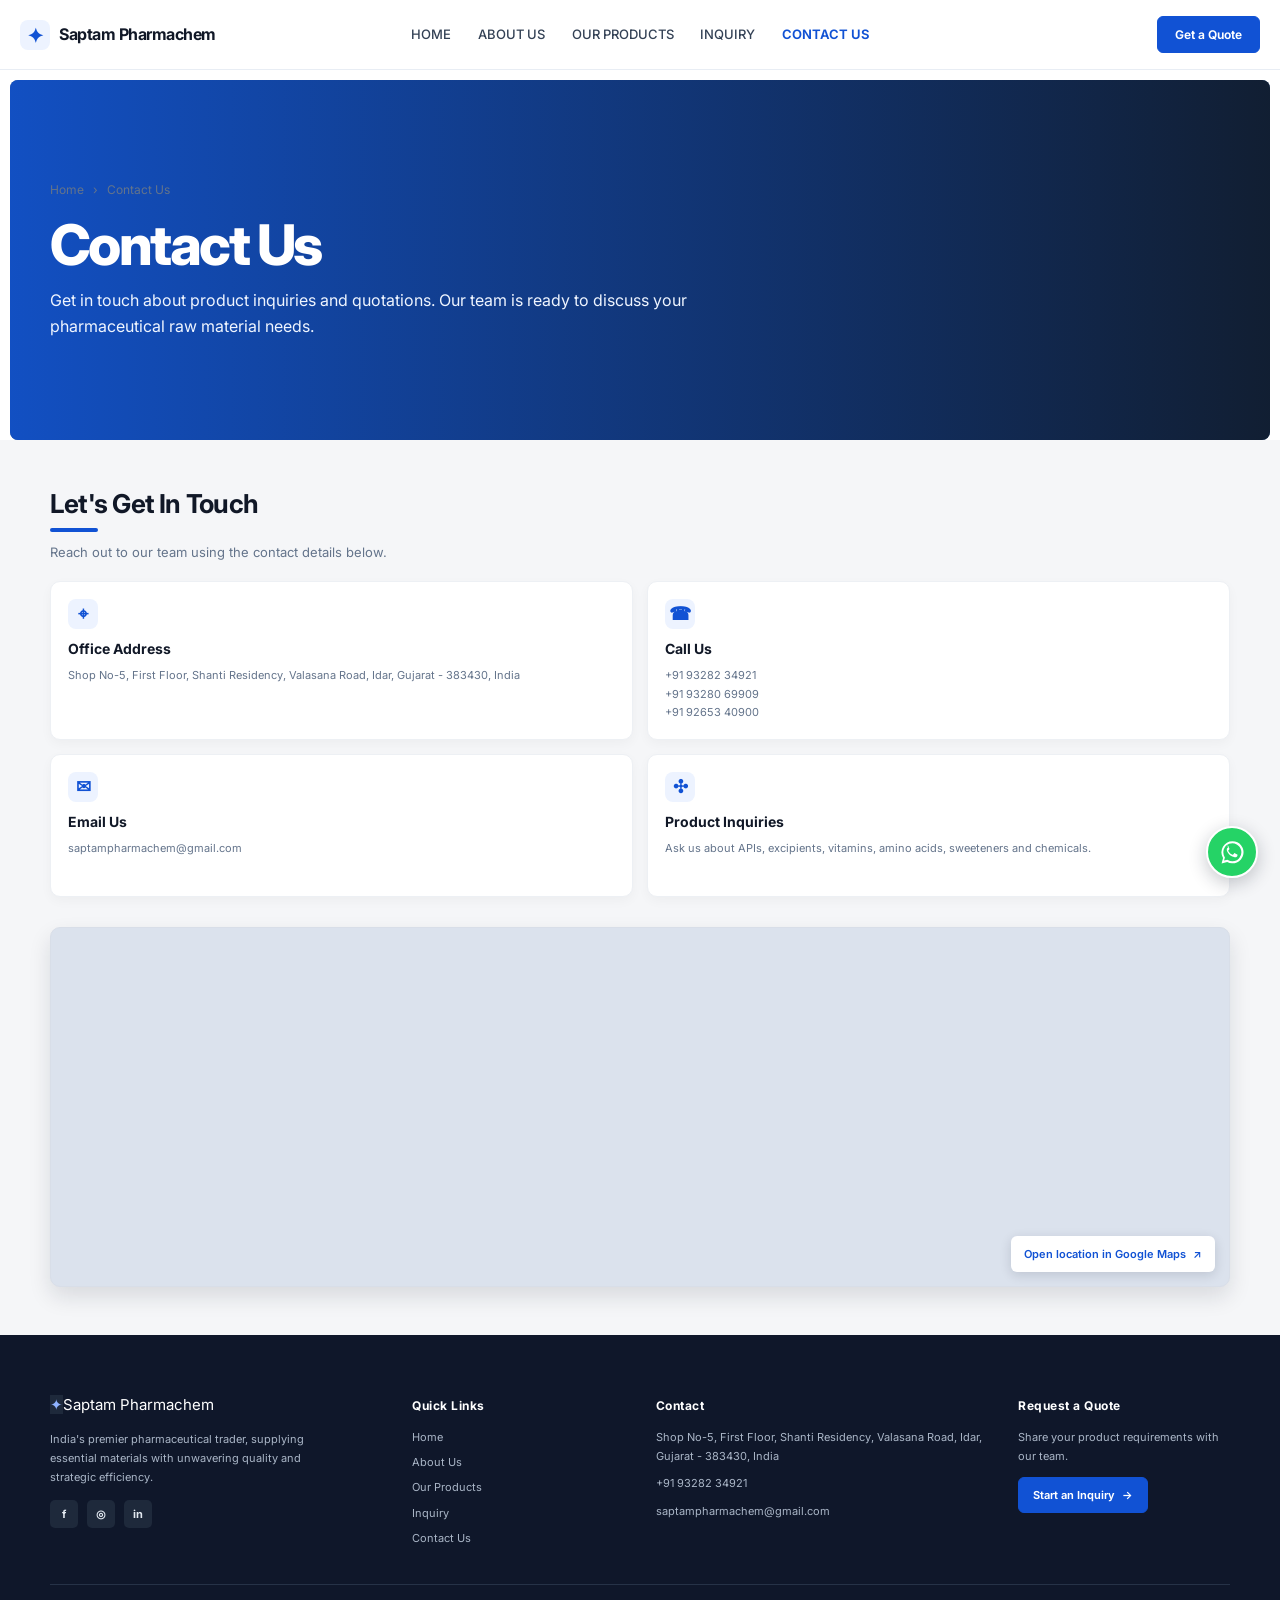
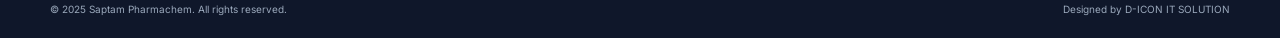
<file: contact.html>
<!doctype html>
<html lang="en">
<head>
  <meta charset="utf-8">
  <meta name="viewport" content="width=device-width, initial-scale=1">
  <meta name="description" content="Contact Saptam Pharmachem in Idar, Gujarat for pharmaceutical raw material inquiries and quotations.">
  <meta property="og:title" content="Contact Saptam Pharmachem">
  <meta property="og:description" content="Get in touch about pharmaceutical raw materials, products and quotations.">
  <title>Contact Us | Saptam Pharmachem</title>
  <link rel="preconnect" href="https://fonts.googleapis.com">
  <link rel="preconnect" href="https://fonts.gstatic.com" crossorigin>
  <link href="https://fonts.googleapis.com/css2?family=Inter:wght@400;500;600;700;800&display=swap" rel="stylesheet">
  <link rel="stylesheet" href="assets/css/pages/contact-inquiry.css">
  <link rel="stylesheet" href="assets/css/page-hero.css?v=1">
  <link rel="stylesheet" href="assets/css/header.css?v=2">
  <link rel="stylesheet" href="assets/css/whatsapp.css?v=1">
  <script src="assets/js/main.js" defer></script>
</head>
<body>
  <header class="site-header" id="top"><div class="nav-wrap">
    <a class="brand" href="index.html" aria-label="Saptam Pharmachem home"><span class="brand-mark" aria-hidden="true">✦</span><span>Saptam Pharmachem</span></a>
    <button class="menu-toggle" type="button" aria-expanded="false" aria-controls="primary-nav" aria-label="Open navigation"><span></span><span></span><span></span></button>
    <nav class="primary-nav" id="primary-nav" aria-label="Main navigation">
      <a href="index.html">HOME</a><a href="about.html">ABOUT US</a><a href="products.html">OUR PRODUCTS</a><a href="inquiry.html">INQUIRY</a><a class="active" href="contact.html" aria-current="page">CONTACT US</a>
    </nav>
    <a class="button button-small nav-quote" href="inquiry.html">Get a Quote</a>
  </div></header>

  <main>
    <section class="contact-hero">
      <div class="contact-hero-shade"></div>
      <div class="container contact-hero-content">
        <nav class="breadcrumb breadcrumb-light" aria-label="Breadcrumb"><a href="index.html">Home</a><span aria-hidden="true">›</span><span aria-current="page">Contact Us</span></nav>
        <h1>Contact Us</h1>
        <p>Get in touch about product inquiries and quotations. Our team is ready to discuss your pharmaceutical raw material needs.</p>
      </div>
    </section>

    <section class="contact-details-section">
      <div class="container contact-details-grid">
        <div class="contact-info">
          <div class="contact-section-title"><h2>Let's Get In Touch</h2><span></span><p>Reach out to our team using the contact details below.</p></div>
          <div class="contact-card-grid">
            <article class="contact-card"><span class="contact-card-icon" aria-hidden="true">⌖</span><h3>Office Address</h3><address>Shop No-5, First Floor, Shanti Residency, Valasana Road, Idar, Gujarat - 383430, India</address></article>
            <article class="contact-card"><span class="contact-card-icon" aria-hidden="true">☎</span><h3>Call Us</h3><p><a href="tel:+919328234921">+91 93282 34921</a><br><a href="tel:+919328069909">+91 93280 69909</a><br><a href="tel:+919265340900">+91 92653 40900</a></p></article>
            <article class="contact-card"><span class="contact-card-icon" aria-hidden="true">✉</span><h3>Email Us</h3><p><a href="mailto:saptampharmachem@gmail.com">saptampharmachem@gmail.com</a></p></article>
            <article class="contact-card"><span class="contact-card-icon" aria-hidden="true">✣</span><h3>Product Inquiries</h3><p>Ask us about APIs, excipients, vitamins, amino acids, sweeteners and chemicals.</p></article>
          </div>
        </div>
        <div class="map-card">
          <iframe title="Map showing Idar, Gujarat" src="https://maps.google.com/maps?q=Idar%2C%20Gujarat%2C%20India&output=embed" loading="lazy" referrerpolicy="no-referrer-when-downgrade" allowfullscreen></iframe>
          <a class="map-link" href="https://www.google.com/maps/search/?api=1&query=Shop+No-5%2C+Shanti+Residency%2C+Valasana+Road%2C+Idar%2C+Gujarat+383430" target="_blank" rel="noopener">Open location in Google Maps <span aria-hidden="true">↗</span></a>
        </div>
      </div>
    </section>

  </main>

  <footer class="contact-footer"><div class="container footer-grid">
    <div class="footer-about"><a class="brand footer-brand" href="index.html"><span class="brand-mark" aria-hidden="true">✦</span><span>Saptam Pharmachem</span></a><p>India's premier pharmaceutical trader, supplying essential materials with unwavering quality and strategic efficiency.</p><div class="social-links"><a href="#" aria-label="Facebook">f</a><a href="#" aria-label="Instagram">◎</a><a href="#" aria-label="LinkedIn">in</a></div></div>
    <div><h2>Quick Links</h2><ul class="footer-links"><li><a href="index.html">Home</a></li><li><a href="about.html">About Us</a></li><li><a href="products.html">Our Products</a></li><li><a href="inquiry.html">Inquiry</a></li><li><a href="contact.html">Contact Us</a></li></ul></div>
    <div><h2>Contact</h2><ul class="footer-contact"><li>Shop No-5, First Floor, Shanti Residency, Valasana Road, Idar, Gujarat - 383430, India</li><li><a href="tel:+919328234921">+91 93282 34921</a></li><li><a href="mailto:saptampharmachem@gmail.com">saptampharmachem@gmail.com</a></li></ul></div>
    <div><h2>Request a Quote</h2><p>Share your product requirements with our team.</p><a class="footer-quote" href="inquiry.html">Start an Inquiry <span aria-hidden="true">→</span></a></div>
  </div><div class="container footer-bottom"><span>© 2025 Saptam Pharmachem. All rights reserved.</span><span>Designed by D-ICON IT SOLUTION</span></div></footer>
  <a class="whatsapp-float" href="https://wa.me/919328234921" aria-label="Chat with Saptam Pharmachem on WhatsApp" target="_blank" rel="noopener"><svg viewBox="0 0 24 24" aria-hidden="true"><path d="M12 2a9.8 9.8 0 0 0-8.4 14.8L2.3 21.7l5-1.3A9.8 9.8 0 1 0 12 2Zm0 17.8a8 8 0 0 1-4.1-1.1l-.5-.3-2.9.8.8-2.8-.3-.5A8 8 0 1 1 12 19.8Z"/><path d="M8.5 7.3c-.3 0-.6.1-.8.4-.3.3-.8.8-.8 1.9s.8 2.2.9 2.4c.1.2 1.6 2.6 4 3.6 2 .8 2.4.6 2.9.6.4-.1 1.4-.6 1.6-1.2.2-.6.2-1.1.1-1.2-.1-.1-.3-.2-.6-.3l-1.8-.9c-.2-.1-.4-.1-.6.2l-.8 1c-.2.2-.3.2-.6.1-.3-.1-1.2-.4-2.2-1.3-.8-.7-1.3-1.6-1.5-1.9-.2-.3 0-.4.1-.6l.5-.6c.2-.2.2-.4.3-.5.1-.2 0-.4 0-.6l-.8-1.9c-.2-.5-.4-.5-.7-.5h-.6Z"/></svg></a>
</body>
</html>
</file>
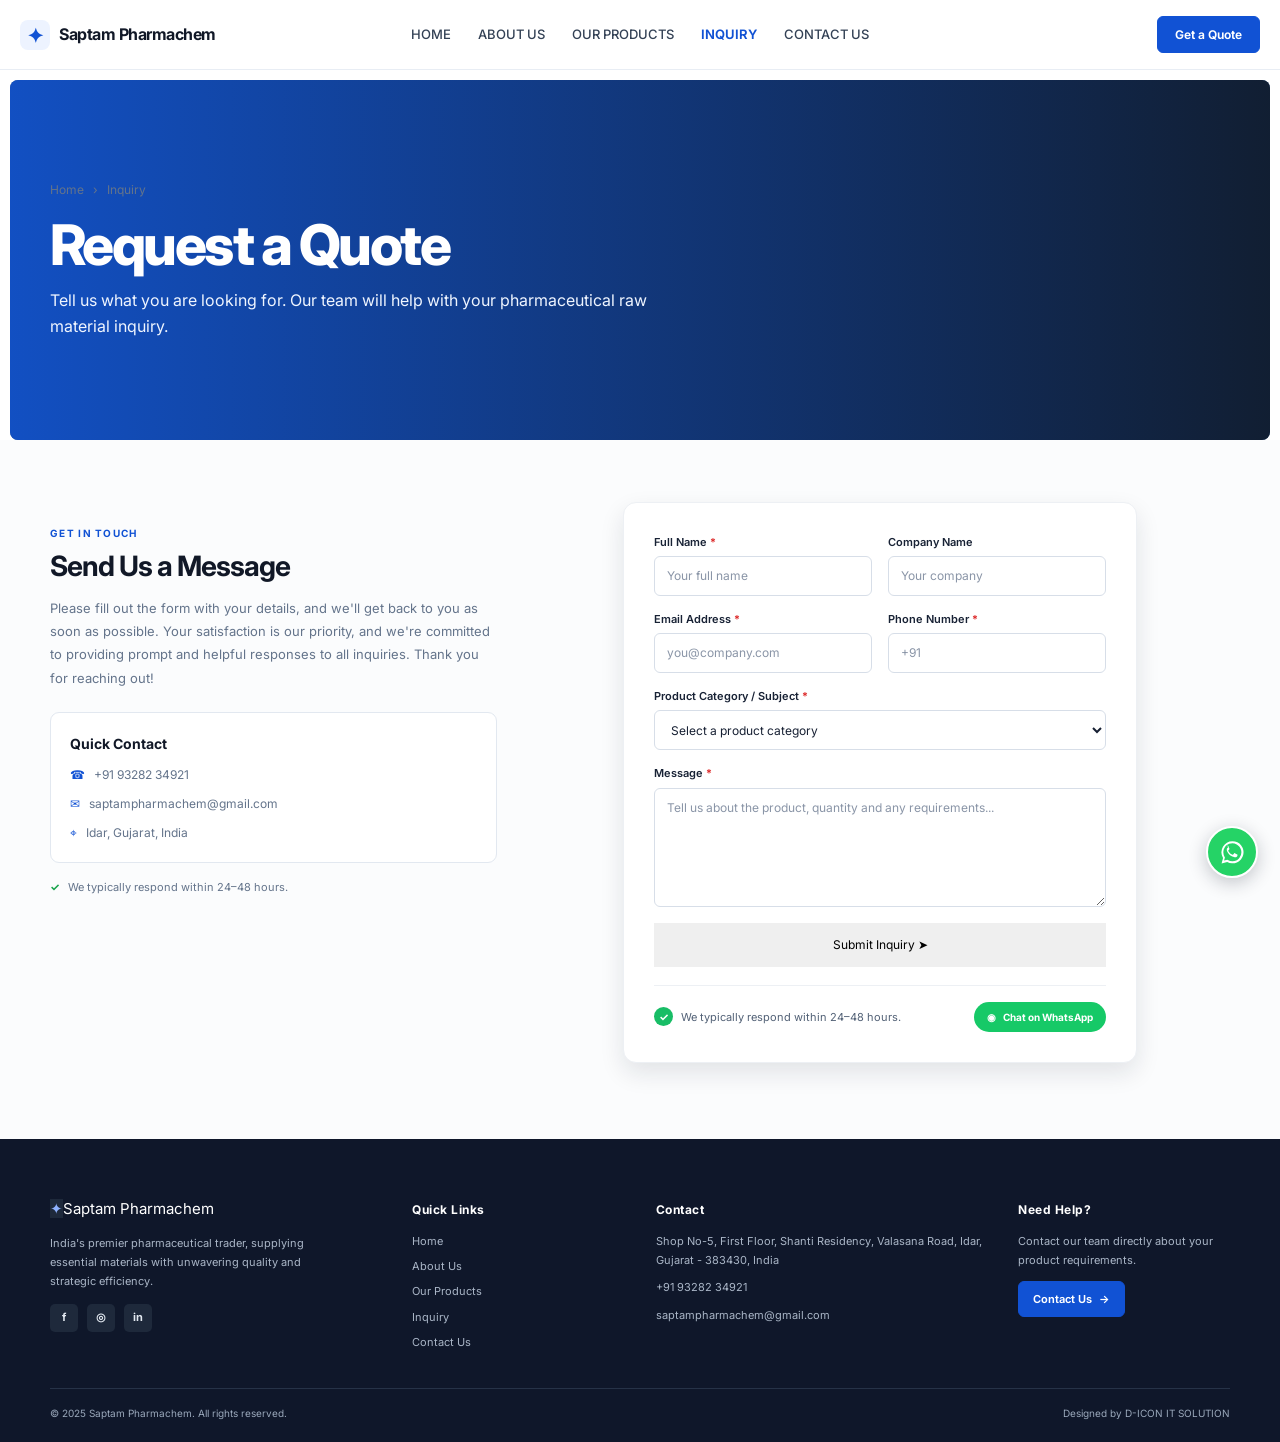
<file: inquiry.html>
<!doctype html>
<html lang="en">
<head>
  <meta charset="utf-8">
  <meta name="viewport" content="width=device-width, initial-scale=1">
  <meta name="description" content="Request a quote from Saptam Pharmachem for pharmaceutical APIs, excipients, vitamins, amino acids and chemicals.">
  <meta property="og:title" content="Request a Quote | Saptam Pharmachem">
  <meta property="og:description" content="Send your pharmaceutical raw material requirements to Saptam Pharmachem.">
  <title>Request a Quote | Saptam Pharmachem</title>
  <link rel="preconnect" href="https://fonts.googleapis.com">
  <link rel="preconnect" href="https://fonts.gstatic.com" crossorigin>
  <link href="https://fonts.googleapis.com/css2?family=Inter:wght@400;500;600;700;800&display=swap" rel="stylesheet">
  <link rel="stylesheet" href="assets/css/pages/contact-inquiry.css">
  <link rel="stylesheet" href="assets/css/page-hero.css?v=1">
  <link rel="stylesheet" href="assets/css/header.css?v=2">
  <link rel="stylesheet" href="assets/css/whatsapp.css?v=1">
  <script src="assets/js/main.js" defer></script>
</head>
<body>
  <header class="site-header" id="top"><div class="nav-wrap">
    <a class="brand" href="index.html" aria-label="Saptam Pharmachem home"><span class="brand-mark" aria-hidden="true">✦</span><span>Saptam Pharmachem</span></a>
    <button class="menu-toggle" type="button" aria-expanded="false" aria-controls="primary-nav" aria-label="Open navigation"><span></span><span></span><span></span></button>
    <nav class="primary-nav" id="primary-nav" aria-label="Main navigation">
      <a href="index.html">HOME</a><a href="about.html">ABOUT US</a><a href="products.html">OUR PRODUCTS</a><a class="active" href="inquiry.html" aria-current="page">INQUIRY</a><a href="contact.html">CONTACT US</a>
    </nav>
    <a class="button button-small nav-quote" href="inquiry.html">Get a Quote</a>
  </div></header>

  <main>
    <section class="contact-hero inquiry-hero">
      <div class="contact-hero-shade"></div>
      <div class="container contact-hero-content">
        <nav class="breadcrumb breadcrumb-light" aria-label="Breadcrumb"><a href="index.html">Home</a><span aria-hidden="true">›</span><span aria-current="page">Inquiry</span></nav>
        <h1>Request a Quote</h1>
        <p>Tell us what you are looking for. Our team will help with your pharmaceutical raw material inquiry.</p>
      </div>
    </section>

    <section class="inquiry-section inquiry-page-section">
      <div class="container inquiry-page-grid">
        <aside class="inquiry-sidebar">
          <span class="eyebrow">Get in touch</span><h2>Send Us a Message</h2>
          <p>Please fill out the form with your details, and we'll get back to you as soon as possible. Your satisfaction is our priority, and we're committed to providing prompt and helpful responses to all inquiries. Thank you for reaching out!</p>
          <div class="quick-contact-card"><h3>Quick Contact</h3><p><span aria-hidden="true">☎</span><a href="tel:+919328234921">+91 93282 34921</a></p><p><span aria-hidden="true">✉</span><a href="mailto:saptampharmachem@gmail.com">saptampharmachem@gmail.com</a></p><p><span aria-hidden="true">⌖</span>Idar, Gujarat, India</p></div>
          <p class="response-note"><span aria-hidden="true">✓</span> We typically respond within 24–48 hours.</p>
        </aside>
        <div class="form-card inquiry-page-form">
          <form class="inquiry-form" data-inquiry-form>
            <div class="form-field"><label for="quote-name">Full Name <span>*</span></label><input id="quote-name" name="name" type="text" autocomplete="name" placeholder="Your full name" required></div>
            <div class="form-field"><label for="quote-company">Company Name</label><input id="quote-company" name="company" type="text" autocomplete="organization" placeholder="Your company"></div>
            <div class="form-field"><label for="quote-email">Email Address <span>*</span></label><input id="quote-email" name="email" type="email" autocomplete="email" placeholder="you@company.com" required></div>
            <div class="form-field"><label for="quote-phone">Phone Number <span>*</span></label><input id="quote-phone" name="phone" type="tel" autocomplete="tel" placeholder="+91" pattern="[+0-9() .-]{8,20}" required></div>
            <div class="form-field form-field-wide"><label for="quote-subject">Product Category / Subject <span>*</span></label><select id="quote-subject" name="subject" required><option value="" selected disabled>Select a product category</option><option>APIs</option><option>Excipients</option><option>Sweeteners</option><option>Beta-Carotene</option><option>Lycopene</option><option>Vitamins</option><option>Amino Acids</option><option>Common Chemicals</option><option>Other inquiry</option></select></div>
            <div class="form-field form-field-wide"><label for="quote-message">Message <span>*</span></label><textarea id="quote-message" name="message" rows="5" placeholder="Tell us about the product, quantity and any requirements..." required></textarea></div>
            <div class="form-field-wide"><button class="button submit-button" type="submit">Submit Inquiry <span aria-hidden="true">➤</span></button><p class="form-status" data-form-status role="status" aria-live="polite"></p></div>
          </form>
          <div class="form-bottom"><p><span class="response-check" aria-hidden="true">✓</span> We typically respond within 24–48 hours.</p><a class="whatsapp-link" href="https://wa.me/919328234921" target="_blank" rel="noopener"><span aria-hidden="true">◉</span> Chat on WhatsApp</a></div>
        </div>
      </div>
    </section>
  </main>

  <footer class="contact-footer"><div class="container footer-grid">
    <div class="footer-about"><a class="brand footer-brand" href="index.html"><span class="brand-mark" aria-hidden="true">✦</span><span>Saptam Pharmachem</span></a><p>India's premier pharmaceutical trader, supplying essential materials with unwavering quality and strategic efficiency.</p><div class="social-links"><a href="#" aria-label="Facebook">f</a><a href="#" aria-label="Instagram">◎</a><a href="#" aria-label="LinkedIn">in</a></div></div>
    <div><h2>Quick Links</h2><ul class="footer-links"><li><a href="index.html">Home</a></li><li><a href="about.html">About Us</a></li><li><a href="products.html">Our Products</a></li><li><a href="inquiry.html">Inquiry</a></li><li><a href="contact.html">Contact Us</a></li></ul></div>
    <div><h2>Contact</h2><ul class="footer-contact"><li>Shop No-5, First Floor, Shanti Residency, Valasana Road, Idar, Gujarat - 383430, India</li><li><a href="tel:+919328234921">+91 93282 34921</a></li><li><a href="mailto:saptampharmachem@gmail.com">saptampharmachem@gmail.com</a></li></ul></div>
    <div><h2>Need Help?</h2><p>Contact our team directly about your product requirements.</p><a class="footer-quote" href="contact.html">Contact Us <span aria-hidden="true">→</span></a></div>
  </div><div class="container footer-bottom"><span>© 2025 Saptam Pharmachem. All rights reserved.</span><span>Designed by D-ICON IT SOLUTION</span></div></footer>
  <a class="whatsapp-float" href="https://wa.me/919328234921" aria-label="Chat with Saptam Pharmachem on WhatsApp" target="_blank" rel="noopener"><svg viewBox="0 0 24 24" aria-hidden="true"><path d="M12 2a9.8 9.8 0 0 0-8.4 14.8L2.3 21.7l5-1.3A9.8 9.8 0 1 0 12 2Zm0 17.8a8 8 0 0 1-4.1-1.1l-.5-.3-2.9.8.8-2.8-.3-.5A8 8 0 1 1 12 19.8Z"/><path d="M8.5 7.3c-.3 0-.6.1-.8.4-.3.3-.8.8-.8 1.9s.8 2.2.9 2.4c.1.2 1.6 2.6 4 3.6 2 .8 2.4.6 2.9.6.4-.1 1.4-.6 1.6-1.2.2-.6.2-1.1.1-1.2-.1-.1-.3-.2-.6-.3l-1.8-.9c-.2-.1-.4-.1-.6.2l-.8 1c-.2.2-.3.2-.6.1-.3-.1-1.2-.4-2.2-1.3-.8-.7-1.3-1.6-1.5-1.9-.2-.3 0-.4.1-.6l.5-.6c.2-.2.2-.4.3-.5.1-.2 0-.4 0-.6l-.8-1.9c-.2-.5-.4-.5-.7-.5h-.6Z"/></svg></a>
</body>
</html>
</file>
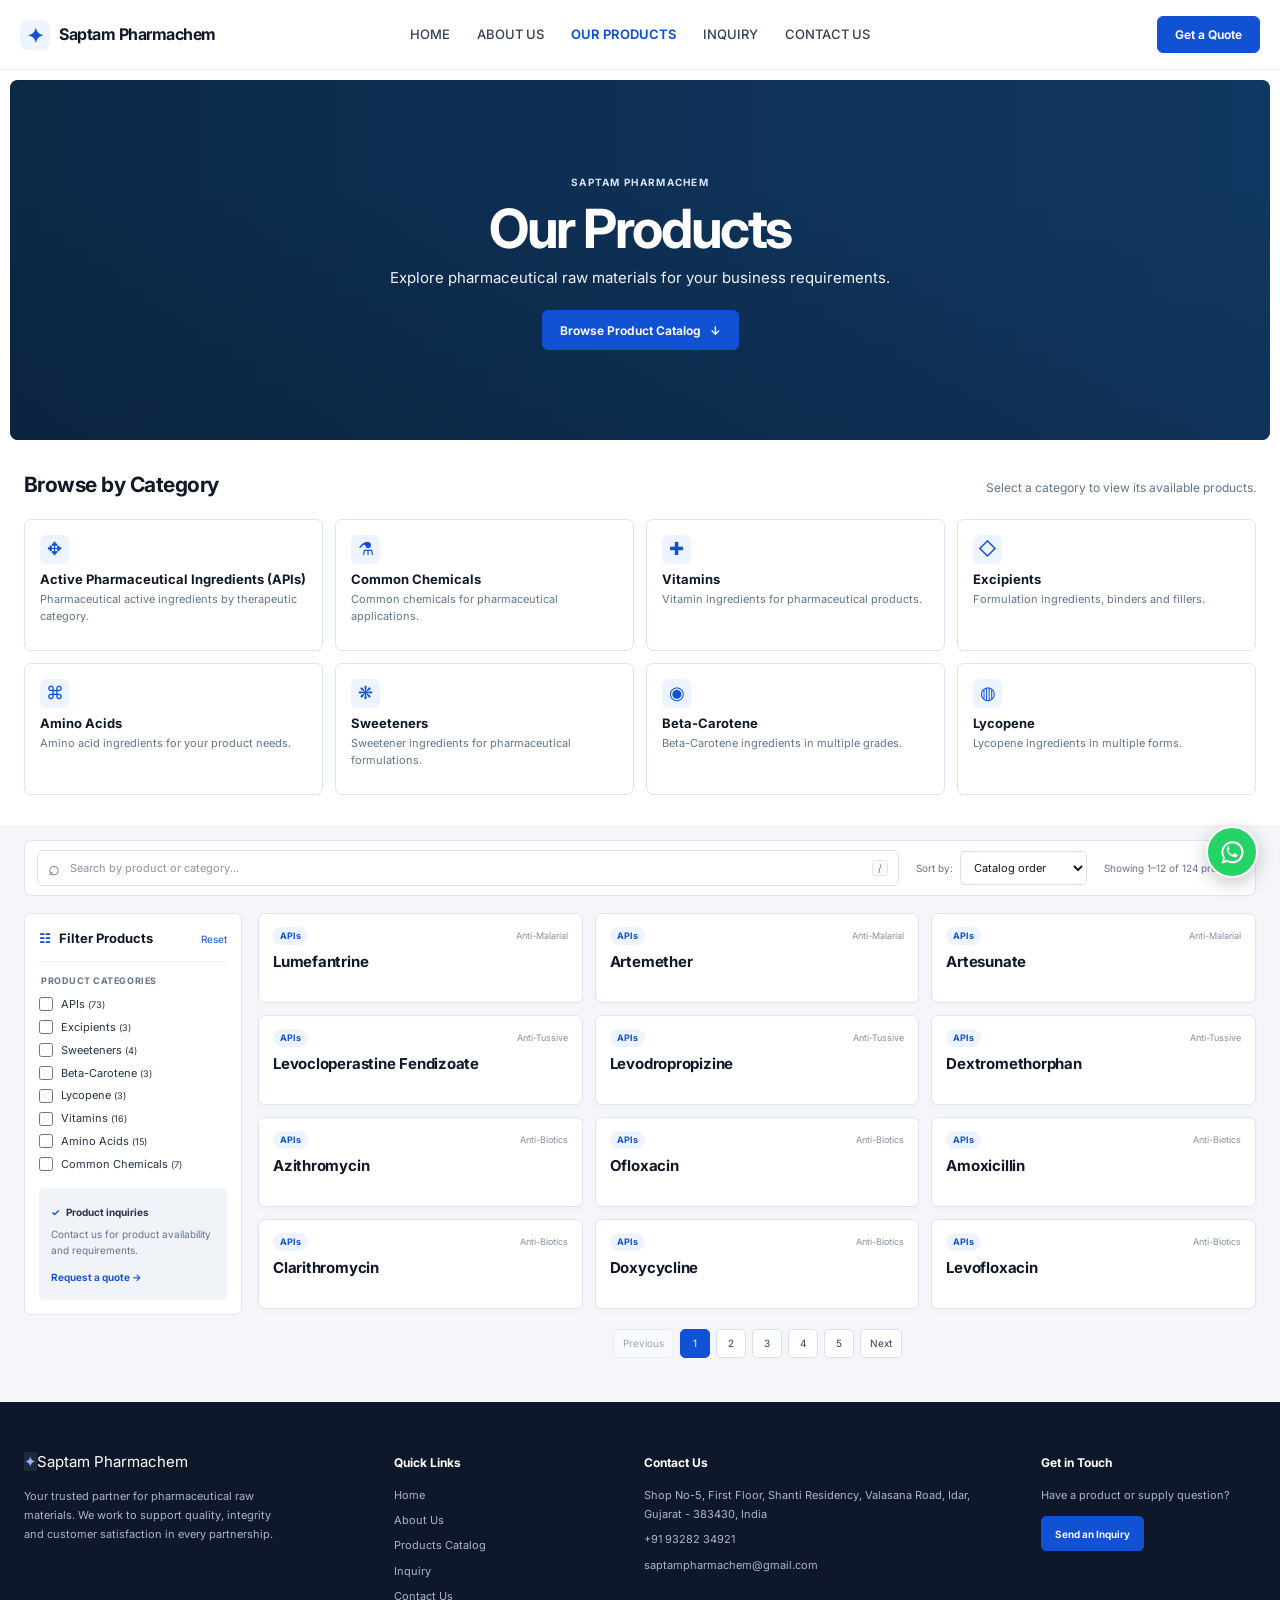
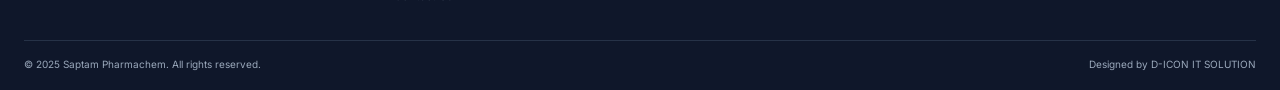
<file: products.html>
<!doctype html>
<html lang="en">
<head>
  <meta charset="utf-8">
  <meta name="viewport" content="width=device-width, initial-scale=1">
  <meta name="description" content="Browse Saptam Pharmachem's pharmaceutical raw material catalog, including APIs, excipients, sweeteners, vitamins, amino acids and chemicals.">
  <meta property="og:title" content="Our Products | Saptam Pharmachem">
  <meta property="og:description" content="Explore pharmaceutical raw material categories and request product quotations.">
  <title>Our Products | Saptam Pharmachem</title>
  <link rel="preconnect" href="https://fonts.googleapis.com">
  <link rel="preconnect" href="https://fonts.gstatic.com" crossorigin>
  <link href="https://fonts.googleapis.com/css2?family=Inter:wght@400;500;600;700;800&display=swap" rel="stylesheet">
  <link rel="stylesheet" href="assets/css/pages/products.css">
  <link rel="stylesheet" href="assets/css/page-hero.css?v=1">
  <link rel="stylesheet" href="assets/css/header.css?v=2">
  <link rel="stylesheet" href="assets/css/whatsapp.css?v=1">
  <script src="assets/js/main.js" defer></script>
  <script src="assets/js/products.js" defer></script>
</head>
<body>
  <header class="site-header" id="top"><div class="nav-wrap">
    <a class="brand" href="index.html" aria-label="Saptam Pharmachem home"><span class="brand-mark" aria-hidden="true">✦</span><span>Saptam Pharmachem</span></a>
    <button class="menu-toggle" type="button" aria-expanded="false" aria-controls="primary-nav" aria-label="Open navigation"><span></span><span></span><span></span></button>
    <nav class="primary-nav" id="primary-nav" aria-label="Main navigation">
      <a href="index.html">HOME</a><a href="about.html">ABOUT US</a><a class="active" href="products.html" aria-current="page">OUR PRODUCTS</a><a href="inquiry.html">INQUIRY</a><a href="contact.html">CONTACT US</a>
    </nav>
    <a class="button button-small nav-quote" href="inquiry.html">Get a Quote</a>
  </div></header>

  <main>
    <section class="products-hero">
      <div class="products-hero-overlay"></div>
      <div class="products-hero-content">
        <span class="products-kicker">Saptam Pharmachem</span>
        <h1>Our Products</h1>
        <p>Explore pharmaceutical raw materials for your business requirements.</p>
        <a class="products-hero-button" href="#catalog">Browse Product Catalog <span aria-hidden="true">↓</span></a>
      </div>
    </section>

    <section class="browse-section" aria-labelledby="browse-title">
      <div class="products-container">
        <div class="browse-heading"><h2 id="browse-title">Browse by Category</h2><p>Select a category to view its available products.</p></div>
        <div class="category-tiles">
          <a class="category-tile" href="#catalog" data-category-link="APIs"><span class="tile-icon" aria-hidden="true">✥</span><h3>Active Pharmaceutical Ingredients (APIs)</h3><p>Pharmaceutical active ingredients by therapeutic category.</p></a>
          <a class="category-tile" href="#catalog" data-category-link="Common Chemicals"><span class="tile-icon" aria-hidden="true">⚗</span><h3>Common Chemicals</h3><p>Common chemicals for pharmaceutical applications.</p></a>
          <a class="category-tile" href="#catalog" data-category-link="Vitamins"><span class="tile-icon" aria-hidden="true">✚</span><h3>Vitamins</h3><p>Vitamin ingredients for pharmaceutical products.</p></a>
          <a class="category-tile" href="#catalog" data-category-link="Excipients"><span class="tile-icon" aria-hidden="true">◇</span><h3>Excipients</h3><p>Formulation ingredients, binders and fillers.</p></a>
          <a class="category-tile" href="#catalog" data-category-link="Amino Acids"><span class="tile-icon" aria-hidden="true">⌘</span><h3>Amino Acids</h3><p>Amino acid ingredients for your product needs.</p></a>
          <a class="category-tile" href="#catalog" data-category-link="Sweeteners"><span class="tile-icon" aria-hidden="true">❋</span><h3>Sweeteners</h3><p>Sweetener ingredients for pharmaceutical formulations.</p></a>
          <a class="category-tile" href="#catalog" data-category-link="Beta-Carotene"><span class="tile-icon" aria-hidden="true">◉</span><h3>Beta-Carotene</h3><p>Beta-Carotene ingredients in multiple grades.</p></a>
          <a class="category-tile" href="#catalog" data-category-link="Lycopene"><span class="tile-icon" aria-hidden="true">◍</span><h3>Lycopene</h3><p>Lycopene ingredients in multiple forms.</p></a>
        </div>
      </div>
    </section>

    <section class="catalog-section" id="catalog">
      <div class="products-container">
        <div class="catalog-toolbar">
          <label class="search-box"><span aria-hidden="true">⌕</span><input id="product-search" type="search" placeholder="Search by product or category..." autocomplete="off"><kbd>/</kbd></label>
          <div class="catalog-sort"><label for="product-sort">Sort by:</label><select id="product-sort"><option value="catalog">Catalog order</option><option value="name">Name A–Z</option><option value="name-desc">Name Z–A</option></select></div>
          <p class="results-count" id="results-count" aria-live="polite">Loading products…</p>
        </div>

        <div class="catalog-layout">
          <aside class="filter-panel" aria-label="Filter products">
            <div class="filter-title"><h2><span aria-hidden="true">☷</span> Filter Products</h2><button id="reset-filters" type="button">Reset</button></div>
            <fieldset class="filter-group"><legend>Product Categories</legend><div id="category-filters" class="filter-options"></div></fieldset>
            <div class="filter-note"><strong><span aria-hidden="true">✓</span> Product inquiries</strong><p>Contact us for product availability and requirements.</p><a href="inquiry.html">Request a quote →</a></div>
          </aside>

          <div class="catalog-results">
            <div class="product-grid" id="product-grid" aria-live="polite"></div>
            <p class="empty-results" id="empty-results" hidden>No products match your search. Try another name or category.</p>
            <nav class="pagination" id="pagination" aria-label="Product pages"></nav>
          </div>
        </div>
      </div>
    </section>
  </main>

  <footer class="site-footer"><div class="products-container footer-grid">
    <div class="footer-about"><a class="brand footer-brand" href="index.html"><span class="brand-mark" aria-hidden="true">✦</span><span>Saptam Pharmachem</span></a><p>Your trusted partner for pharmaceutical raw materials. We work to support quality, integrity and customer satisfaction in every partnership.</p></div>
    <div><h2>Quick Links</h2><ul class="footer-links"><li><a href="index.html">Home</a></li><li><a href="about.html">About Us</a></li><li><a href="products.html">Products Catalog</a></li><li><a href="inquiry.html">Inquiry</a></li><li><a href="contact.html">Contact Us</a></li></ul></div>
    <div><h2>Contact Us</h2><ul class="footer-contact"><li>Shop No-5, First Floor, Shanti Residency, Valasana Road, Idar, Gujarat - 383430, India</li><li><a href="tel:+919328234921">+91 93282 34921</a></li><li><a href="mailto:saptampharmachem@gmail.com">saptampharmachem@gmail.com</a></li></ul></div>
    <div><h2>Get in Touch</h2><p>Have a product or supply question?</p><a class="footer-button" href="inquiry.html">Send an Inquiry</a></div>
  </div><div class="products-container copyright"><span>© 2025 Saptam Pharmachem. All rights reserved.</span><span>Designed by D-ICON IT SOLUTION</span></div></footer>
  <a class="whatsapp-float" href="https://wa.me/919328234921" aria-label="Chat with Saptam Pharmachem on WhatsApp" target="_blank" rel="noopener"><svg viewBox="0 0 24 24" aria-hidden="true"><path d="M12 2a9.8 9.8 0 0 0-8.4 14.8L2.3 21.7l5-1.3A9.8 9.8 0 1 0 12 2Zm0 17.8a8 8 0 0 1-4.1-1.1l-.5-.3-2.9.8.8-2.8-.3-.5A8 8 0 1 1 12 19.8Z"/><path d="M8.5 7.3c-.3 0-.6.1-.8.4-.3.3-.8.8-.8 1.9s.8 2.2.9 2.4c.1.2 1.6 2.6 4 3.6 2 .8 2.4.6 2.9.6.4-.1 1.4-.6 1.6-1.2.2-.6.2-1.1.1-1.2-.1-.1-.3-.2-.6-.3l-1.8-.9c-.2-.1-.4-.1-.6.2l-.8 1c-.2.2-.3.2-.6.1-.3-.1-1.2-.4-2.2-1.3-.8-.7-1.3-1.6-1.5-1.9-.2-.3 0-.4.1-.6l.5-.6c.2-.2.2-.4.3-.5.1-.2 0-.4 0-.6l-.8-1.9c-.2-.5-.4-.5-.7-.5h-.6Z"/></svg></a>
</body>
</html>
</file>
<file: assets/css/pages/contact-inquiry.css>
:root {
  --contact-blue: #1152d4;
  --contact-blue-dark: #0a3aa0;
  --contact-ink: #111827;
  --contact-muted: #64748b;
  --contact-line: #e2e8f0;
  --contact-surface: #f5f7fa;
}
* { box-sizing: border-box; }
html { scroll-behavior: smooth; scroll-padding-top: 82px; }
body { margin: 0; color: var(--contact-ink); background: #fff; font: 14px/1.65 Inter, Arial, sans-serif; }
a { color: inherit; text-decoration: none; }
.container { width: min(1180px, calc(100% - 48px)); margin: 0 auto; }
.contact-hero { position: relative; min-height: 300px; display: flex; align-items: center; overflow: hidden; color: white; background: #164783 url('https://lh3.googleusercontent.com/aida-public/[base64]') center 52%/cover no-repeat; }
.contact-hero-shade { position: absolute; inset: 0; background: linear-gradient(90deg, rgba(17,82,212,.78), rgba(16,22,34,.83)); }
.contact-hero-content { position: relative; padding-top: 40px; padding-bottom: 40px; }
.breadcrumb { display: flex; align-items: center; gap: 9px; font-size: 12px; }
.breadcrumb-light { margin-bottom: 16px; color: rgba(255,255,255,.82); }
.breadcrumb-light a:hover { color: white; }
.contact-hero h1 { margin: 0 0 10px; font-size: clamp(38px, 5vw, 56px); line-height: 1.12; letter-spacing: -.045em; font-weight: 800; }
.contact-hero-content > p { max-width: 650px; margin: 0; color: #eff5ff; font-size: 16px; line-height: 1.65; }
.contact-details-section { padding: 48px 0; background: #f5f6f8; }
.contact-details-grid { display: grid; grid-template-columns: 1fr; align-items: stretch; gap: 30px; }
.contact-section-title { margin-bottom: 18px; }
.contact-section-title h2 { margin: 0 0 7px; font-size: 26px; line-height: 1.25; letter-spacing: -.03em; }
.contact-section-title > span { display: block; width: 48px; height: 4px; margin-bottom: 10px; border-radius: 3px; background: var(--contact-blue); }
.contact-section-title p { margin: 0; color: var(--contact-muted); font-size: 13px; }
.contact-card-grid { display: grid; grid-template-columns: repeat(2, minmax(0,1fr)); gap: 14px; }
.contact-card { min-height: 143px; padding: 17px; border: 1px solid #edf0f4; border-radius: 10px; background: #fff; box-shadow: 0 4px 12px rgba(15,23,42,.035); }
.contact-card-icon { display: grid; place-items: center; width: 30px; height: 30px; margin-bottom: 8px; color: var(--contact-blue); background: #edf3ff; border-radius: 8px; font-size: 18px; font-weight: 700; }
.contact-card h3 { margin: 0 0 6px; font-size: 14px; }
.contact-card p, .contact-card address { margin: 0; color: var(--contact-muted); font-size: 11px; line-height: 1.7; font-style: normal; overflow-wrap: anywhere; }
.contact-card a:hover { color: var(--contact-blue); }
.map-card { position: relative; min-height: 360px; overflow: hidden; border: 1px solid #d8dee8; border-radius: 10px; background: #dbe2ed; box-shadow: 0 10px 22px rgba(15,23,42,.12); }
.map-card iframe { position: absolute; inset: 0; width: 100%; height: 100%; border: 0; filter: saturate(.65); }
.map-link { position: absolute; right: 14px; bottom: 14px; display: inline-flex; gap: 7px; align-items: center; padding: 9px 13px; border-radius: 6px; background: white; color: var(--contact-blue); box-shadow: 0 3px 12px #0f172a24; font-size: 11px; font-weight: 600; }
.map-link:hover { background: #edf3ff; }

.inquiry-section { padding: 58px 0 66px; background: #fbfcfd; }
.inquiry-container { max-width: 1000px; }
.form-heading { margin: 0 auto 26px; text-align: center; }
.eyebrow { color: var(--contact-blue); font-size: 10px; font-weight: 700; letter-spacing: .13em; text-transform: uppercase; }
.form-heading h2 { margin: 6px 0 5px; font-size: 29px; line-height: 1.25; letter-spacing: -.035em; }
.form-heading p { margin: 0; color: var(--contact-muted); font-size: 12px; }
.form-card { max-width: 790px; margin: 0 auto; padding: 30px; border: 1px solid #edf0f4; border-radius: 13px; background: #fff; box-shadow: 0 10px 25px rgba(15,23,42,.11); }
.inquiry-form { display: grid; grid-template-columns: repeat(2, minmax(0,1fr)); gap: 14px 16px; }
.form-field { display: flex; min-width: 0; flex-direction: column; gap: 5px; }
.form-field-wide { grid-column: 1 / -1; }
.form-field label { color: #182235; font-size: 11px; font-weight: 600; }
.form-field label span { color: #dc2626; }
.form-field input, .form-field select, .form-field textarea { width: 100%; min-height: 40px; padding: 9px 12px; border: 1px solid #d7dee8; border-radius: 6px; outline: 0; color: #172033; background: #fff; font: inherit; font-size: 12px; transition: border-color .15s, box-shadow .15s; }
.form-field textarea { min-height: 105px; resize: vertical; }
.form-field input::placeholder, .form-field textarea::placeholder { color: #8a95a7; }
.form-field input:focus, .form-field select:focus, .form-field textarea:focus { border-color: var(--contact-blue); box-shadow: 0 0 0 3px rgba(17,82,212,.12); }
.submit-button { width: 100%; min-height: 44px; margin-top: 2px; border: 0; cursor: pointer; font: inherit; font-size: 12px; }
.submit-button:disabled { opacity: .72; cursor: wait; }
.form-status { min-height: 0; margin: 0; color: #16803b; font-size: 12px; }
.form-status:not(:empty) { margin-top: 10px; }
.form-status.is-error { color: #b42318; }
.form-bottom { display: flex; align-items: center; justify-content: space-between; gap: 12px; margin-top: 18px; padding-top: 16px; border-top: 1px solid #edf0f4; }
.form-bottom p { display: flex; align-items: center; gap: 8px; margin: 0; color: #526176; font-size: 11px; }
.response-check { display: grid; place-items: center; width: 19px; height: 19px; border-radius: 50%; color: white; background: #18bd66; font-size: 11px; font-weight: 700; }
.whatsapp-link { display: inline-flex; align-items: center; gap: 7px; padding: 7px 13px; border-radius: 20px; color: white; background: #16c967; font-size: 10px; font-weight: 700; white-space: nowrap; }
.whatsapp-link:hover { background: #0ba657; }
.inquiry-page-section { padding: 62px 0 76px; }
.inquiry-page-grid { display: grid; grid-template-columns: .78fr 1.22fr; align-items: start; gap: 34px; }
.inquiry-sidebar { padding: 18px 0; }
.inquiry-sidebar h2 { margin: 7px 0 12px; font-size: 28px; line-height: 1.2; letter-spacing: -.035em; }
.inquiry-sidebar > p { color: var(--contact-muted); font-size: 13px; line-height: 1.8; }
.quick-contact-card { margin-top: 22px; padding: 19px; border: 1px solid var(--contact-line); border-radius: 9px; background: white; }
.quick-contact-card h3 { margin: 0 0 10px; font-size: 14px; }
.quick-contact-card p { display: flex; align-items: flex-start; gap: 9px; margin: 9px 0 0; color: var(--contact-muted); font-size: 12px; overflow-wrap: anywhere; }
.quick-contact-card p span { color: var(--contact-blue); }
.quick-contact-card a:hover { color: var(--contact-blue); }
.inquiry-sidebar .response-note { display: flex; gap: 8px; align-items: center; margin-top: 15px; font-size: 11px; }
.response-note span { color: #16a34a; font-weight: 700; }
.inquiry-page-form { max-width: none; }

.contact-cta { padding: 32px 0; color: white; background: linear-gradient(110deg, #1559db, #1045b9); }
.cta-row { display: flex; align-items: center; justify-content: space-between; gap: 25px; }
.cta-row h2 { margin: 0 0 4px; font-size: 23px; line-height: 1.3; letter-spacing: -.025em; }
.cta-row p { margin: 0; color: #e1eaff; font-size: 13px; }
.button-light { flex: 0 0 auto; min-height: 43px; border-color: white; color: var(--contact-blue); background: white; }
.button-light:hover { color: var(--contact-blue-dark); background: #edf3ff; border-color: #edf3ff; }
.contact-footer { padding: 58px 0 20px; color: #cbd5e1; background: #0f172a; border-top: 0; }
.footer-grid { display: grid; grid-template-columns: 1.25fr .8fr 1.25fr .8fr; gap: 32px; }
.footer-brand { color: #fff; font-size: 15px; }
.footer-brand .brand-mark { color: #8fb2ff; background: #1e293b; }
.footer-grid h2 { margin: 3px 0 12px; color: #fff; font-size: 12px; letter-spacing: .04em; text-transform: none; }
.footer-grid p, .footer-links, .footer-contact { color: #aab6c7; font-size: 11px; line-height: 1.75; }
.footer-about p { max-width: 260px; margin: 12px 0; }
.social-links { display: flex; gap: 9px; }
.social-links a { display: grid; place-items: center; width: 28px; height: 28px; border-radius: 5px; color: #e2e8f0; background: #1e293b; font-size: 11px; font-weight: 700; }
.social-links a:hover { color: #fff; background: var(--contact-blue); }
.footer-links, .footer-contact { display: grid; gap: 6px; margin: 0; padding: 0; list-style: none; }
.footer-links a:hover, .footer-contact a:hover { color: #fff; }
.footer-contact { gap: 8px; }
.footer-quote { display: inline-flex; min-height: 36px; gap: 7px; align-items: center; padding: 0 14px; border: 1px solid var(--contact-blue); border-radius: 6px; color: #fff; background: var(--contact-blue); font-size: 11px; font-weight: 650; }
.footer-quote:hover { background: var(--contact-blue-dark); }
.footer-bottom { display: flex; justify-content: space-between; gap: 14px; margin-top: 36px; padding-top: 16px; border-top: 1px solid #263247; color: #9aa8bb; font-size: 10px; }
.floating-whatsapp { position: fixed; right: 20px; bottom: 20px; z-index: 10; display: grid; width: 48px; height: 48px; place-items: center; border-radius: 50%; color: white; background: #16c967; box-shadow: 0 5px 16px #0003; font-size: 26px; }
.floating-whatsapp:hover { transform: scale(1.05); }

@media (max-width: 900px) {
  .contact-details-grid { grid-template-columns: 1fr 1fr; gap: 22px; }
  .contact-card-grid { gap: 10px; }
  .contact-card { padding: 14px; }
  .footer-grid { grid-template-columns: repeat(2, minmax(0,1fr)); gap: 26px; }
}
@media (max-width: 700px) {
  .container { width: calc(100% - 36px); }
  .contact-hero { min-height: 270px; background-position: 58% center; }
  .contact-hero-content > p { font-size: 14px; }
  .contact-details-section { padding: 36px 0; }
  .contact-details-grid { grid-template-columns: 1fr; }
  .contact-card { min-height: 135px; }
  .map-card { min-height: 290px; }
  .inquiry-section, .inquiry-page-section { padding: 48px 0; }
  .form-card { padding: 22px 18px; }
  .inquiry-page-grid { grid-template-columns: 1fr; gap: 15px; }
  .inquiry-sidebar { padding: 0; }
  .inquiry-sidebar h2 { font-size: 25px; }
  .form-heading h2 { font-size: 26px; }
  .cta-row { align-items: flex-start; flex-direction: column; gap: 16px; }
  .footer-bottom { flex-direction: column; text-align: center; }
}
@media (max-width: 480px) {
  .contact-card-grid { grid-template-columns: 1fr; }
  .contact-card { min-height: 0; }
  .inquiry-form { grid-template-columns: 1fr; }
  .form-field-wide { grid-column: auto; }
  .form-bottom { align-items: flex-start; flex-direction: column; }
  .cta-row h2 { font-size: 21px; }
  .footer-grid { grid-template-columns: 1fr; }
}
@media (prefers-reduced-motion: reduce) {
  *, *::before, *::after { scroll-behavior: auto !important; transition-duration: .01ms !important; }
}
</file>
<file: assets/css/page-hero.css>
/* Keep each page banner contained, centered and visually consistent. */
.hero,
.about-hero,
.contact-hero {
  width: min(1440px, calc(100% - 20px));
  min-height: 360px;
  margin: 10px auto 0;
  border-radius: 8px;
  overflow: hidden;
}

.hero {
  display: grid;
  place-items: center;
  text-align: left;
}
.hero-content { text-align: left; }
.hero-content > * { margin-left: 0; margin-right: 0; }
.hero-actions { justify-content: flex-start; }

.about-hero { display: grid; place-items: center; text-align: left; }
.about-hero .hero-inner { display: flex; flex-direction: column; align-items: flex-start; }
.about-hero .breadcrumb { justify-content: flex-start; }

.contact-hero { display: grid; place-items: center; text-align: left; }
.contact-hero-content { text-align: left; }
.contact-hero-content > p { margin-right: 0; margin-left: 0; }
.contact-hero .breadcrumb { justify-content: flex-start; }

@media (max-width: 700px) {
  .hero,
  .about-hero,
  .contact-hero {
    width: calc(100% - 16px);
    min-height: 300px;
    margin-top: 8px;
  }
  .hero-actions { justify-content: flex-start; }
}

@media (max-width: 430px) {
  .hero-actions { align-items: flex-start; }
}
</file>
<file: assets/css/header.css>
/* Shared site header: load after each page stylesheet. */
.site-header {
  position: sticky;
  z-index: 50;
  top: 0;
  width: 100%;
  height: 70px;
  background: #fff !important;
  backdrop-filter: none;
  border-bottom: 1px solid #e8edf4;
  transition: box-shadow .2s ease, height .2s ease;
}
.site-header.is-scrolled {
  height: 64px;
  box-shadow: 0 5px 20px rgba(15, 23, 42, .10);
}
.site-header .nav-wrap {
  width: min(1240px, calc(100% - 40px));
  height: 100%;
  margin: 0 auto;
  display: grid;
  grid-template-columns: minmax(0, 1fr) auto minmax(0, 1fr);
  align-items: center;
  gap: 24px;
}
.site-header .brand {
  display: inline-flex;
  align-items: center;
  gap: 9px;
  flex: 0 0 auto;
  color: #111827;
  font-size: 16px;
  font-weight: 700;
  letter-spacing: -.03em;
  white-space: nowrap;
}
.site-header .brand-mark {
  display: inline-grid;
  width: 30px;
  height: 30px;
  place-items: center;
  border-radius: 8px;
  background: #edf3ff;
  color: #1152d4;
  font-size: 20px;
}
.site-header .primary-nav {
  display: flex;
  align-items: center;
  justify-content: center;
  gap: clamp(14px, 2.1vw, 28px);
}
.site-header .primary-nav > a:not(.button) {
  padding: 8px 0;
  color: #334155;
  font-size: 13px;
  font-weight: 500;
  white-space: nowrap;
  transition: color .18s ease;
}
.site-header .primary-nav > a:not(.button):hover,
.site-header .primary-nav > a.active {
  color: #1152d4;
}
.site-header .primary-nav > a.active { font-weight: 650; }
.site-header .button.nav-quote {
  display: inline-flex;
  justify-self: end;
  min-height: 37px;
  align-items: center;
  justify-content: center;
  padding: 0 17px;
  border: 1px solid #1152d4;
  border-radius: 6px;
  background: #1152d4;
  color: #fff;
  font-size: 12px;
  font-weight: 650;
  white-space: nowrap;
}
.site-header .button.nav-quote:hover {
  border-color: #0a3aa0;
  background: #0a3aa0;
}
.site-header .menu-toggle {
  display: none;
  width: 42px;
  height: 42px;
  padding: 9px;
  border: 1px solid #e2e8f0;
  border-radius: 7px;
  background: #fff;
  cursor: pointer;
}
.site-header .menu-toggle span {
  display: block;
  width: 21px;
  height: 2px;
  margin: 4px auto;
  border-radius: 2px;
  background: #172033;
}
.site-header a:focus-visible,
.site-header button:focus-visible {
  outline: 3px solid rgba(17, 82, 212, .35);
  outline-offset: 3px;
}
.page-intro {
  min-height: 250px;
  display: flex;
  align-items: center;
  background: #f4f7fc;
}
.page-intro-inner { width: min(1180px, calc(100% - 48px)); margin: 0 auto; }
.breadcrumb { display: flex; align-items: center; gap: 9px; margin-bottom: 14px; color: #64748b; font-size: 12px; }
.breadcrumb a:hover { color: #1152d4; }
.page-intro h1 { margin: 0; color: #111827; font-size: clamp(34px, 5vw, 48px); line-height: 1.15; letter-spacing: -.04em; }
@media (max-width: 760px) {
  .site-header,
  .site-header.is-scrolled { height: 64px; }
  .site-header .nav-wrap {
    width: calc(100% - 32px);
    grid-template-columns: minmax(0, 1fr) auto auto;
    gap: 10px;
  }
  .site-header .brand { grid-column: 1; grid-row: 1; }
  .site-header .button.nav-quote { grid-column: 2; grid-row: 1; min-height: 35px; padding-inline: 12px; font-size: 11px; }
  .site-header .menu-toggle { grid-column: 3; grid-row: 1; }
  .page-intro { min-height: 210px; }
  .page-intro-inner { width: calc(100% - 36px); }
  .site-header .menu-toggle { display: block; flex: 0 0 auto; }
  .site-header .primary-nav {
    grid-column: 1 / -1;
    grid-row: 2;
    position: absolute;
    top: 100%;
    right: 0;
    left: 0;
    display: none;
    align-items: stretch;
    gap: 0;
    padding: 10px 18px 18px;
    border-top: 1px solid #eef2f7;
    background: #fff;
    box-shadow: 0 12px 18px rgba(15, 23, 42, .12);
  }
  .site-header .primary-nav.is-open { display: flex; flex-direction: column; }
  .site-header .primary-nav > a:not(.button) {
    padding: 12px 4px;
    border-bottom: 1px solid #eef2f7;
  }
  .site-header .button.nav-quote { margin-top: 13px; }
}
@media (max-width: 380px) {
  .site-header .brand { gap: 7px; font-size: 14px; }
  .site-header .brand-mark { width: 27px; height: 27px; }
}
</file>
<file: assets/css/whatsapp.css>
.whatsapp-float {
  position: fixed;
  right: 22px;
  bottom: 22px;
  z-index: 45;
  display: grid;
  width: 52px;
  height: 52px;
  place-items: center;
  border: 2px solid #fff;
  border-radius: 50%;
  color: #fff;
  background: #25d366;
  box-shadow: 0 5px 18px rgba(15, 23, 42, .24);
  transition: transform .18s ease, background-color .18s ease;
}
.whatsapp-float:hover { transform: translateY(-2px); background: #1db954; }
.whatsapp-float:focus-visible { outline: 3px solid rgba(37, 211, 102, .4); outline-offset: 3px; }
.whatsapp-float svg { width: 27px; height: 27px; fill: currentColor; }
@media (max-width: 700px) {
  .whatsapp-float { right: 15px; bottom: 15px; width: 48px; height: 48px; }
}
@media (prefers-reduced-motion: reduce) {
  .whatsapp-float { transition: none; }
}
</file>
<file: assets/css/pages/products.css>
:root { --products-blue: #1152d4; --products-blue-dark: #0a3aa0; --products-ink: #111827; --products-muted: #64748b; --products-line: #dfe5ee; --products-bg: #f4f6f9; }
* { box-sizing: border-box; }
html { scroll-behavior: smooth; scroll-padding-top: 82px; }
body { margin: 0; color: var(--products-ink); background: #fff; font: 14px/1.6 Inter, Arial, sans-serif; }
a { color: inherit; text-decoration: none; }
.products-container { width: min(1240px, calc(100% - 48px)); margin: 0 auto; }
.products-hero { position: relative; min-height: 360px; margin: 10px auto 0; width: min(1440px, calc(100% - 20px)); display: grid; place-items: center; overflow: hidden; border-radius: 8px; color: #fff; text-align: center; background: #143b69 url('https://lh3.googleusercontent.com/aida-public/[base64]') center 52%/cover no-repeat; }
.products-hero-overlay { position: absolute; inset: 0; background: linear-gradient(90deg, rgba(8,31,55,.68), rgba(15,54,93,.55)), linear-gradient(0deg, rgba(8,18,32,.32), transparent 70%); }
.products-hero-content { position: relative; max-width: 800px; padding: 42px 22px; }
.products-kicker { color: #d6e5ff; font-size: 10px; font-weight: 700; letter-spacing: .13em; text-transform: uppercase; }
.products-hero h1 { margin: 7px 0 8px; font-size: clamp(38px, 5vw, 54px); line-height: 1.1; letter-spacing: -.045em; }
.products-hero p { margin: 0 0 20px; color: #f0f5ff; font-size: 15px; }
.products-hero-button { display: inline-flex; align-items: center; gap: 9px; min-height: 40px; padding: 0 17px; border: 1px solid var(--products-blue); border-radius: 6px; color: #fff; background: var(--products-blue); font-size: 12px; font-weight: 650; transition: background .2s, transform .2s; }
.products-hero-button:hover { background: var(--products-blue-dark); transform: translateY(-1px); }
.browse-section { padding: 28px 0 30px; }
.browse-heading { display: flex; align-items: baseline; justify-content: space-between; gap: 18px; margin-bottom: 17px; }
.browse-heading h2 { margin: 0; font-size: 21px; letter-spacing: -.025em; }
.browse-heading p { margin: 0; color: var(--products-muted); font-size: 12px; }
.category-tiles { display: grid; grid-template-columns: repeat(4, minmax(0,1fr)); gap: 12px; }
.category-tile { display: block; min-height: 132px; padding: 15px; border: 1px solid var(--products-line); border-radius: 7px; background: #fff; transition: border-color .18s, box-shadow .18s, transform .18s; }
.category-tile:hover, .category-tile.is-active { border-color: #9bb8f3; box-shadow: 0 5px 16px rgba(17,82,212,.10); transform: translateY(-2px); }
.tile-icon { display: grid; width: 29px; height: 29px; place-items: center; margin-bottom: 7px; border-radius: 6px; color: var(--products-blue); background: #edf3ff; font-size: 18px; }
.category-tile h3 { margin: 0 0 3px; font-size: 13px; line-height: 1.35; }
.category-tile p { margin: 0; color: var(--products-muted); font-size: 11px; line-height: 1.5; }
.catalog-section { padding: 15px 0 44px; background: var(--products-bg); }
.catalog-toolbar { display: flex; align-items: center; gap: 17px; min-height: 56px; margin-bottom: 17px; padding: 9px 12px; border: 1px solid var(--products-line); border-radius: 7px; background: #fff; }
.search-box { display: flex; align-items: center; gap: 8px; flex: 1 1 360px; min-width: 170px; height: 36px; padding: 0 10px; border: 1px solid #d8e0eb; border-radius: 6px; color: var(--products-muted); }
.search-box > span { font-size: 20px; line-height: 1; }
.search-box input { flex: 1; min-width: 0; height: 100%; border: 0; outline: 0; color: var(--products-ink); background: transparent; font: inherit; font-size: 11px; }
.search-box input::placeholder { color: #8a96a8; }
.search-box kbd { padding: 1px 5px; border: 1px solid #e1e6ee; border-radius: 3px; background: #f8fafc; font: 10px Inter, sans-serif; }
.catalog-sort { display: flex; align-items: center; gap: 7px; white-space: nowrap; }
.catalog-sort label, .results-count { color: var(--products-muted); font-size: 10px; }
.catalog-sort select { min-height: 34px; padding: 0 24px 0 9px; border: 1px solid #d8e0eb; border-radius: 5px; color: var(--products-ink); background: #fff; font: inherit; font-size: 11px; }
.results-count { margin: 0; white-space: nowrap; }
.catalog-layout { display: grid; grid-template-columns: 218px minmax(0,1fr); align-items: start; gap: 16px; }
.filter-panel { padding: 14px; border: 1px solid var(--products-line); border-radius: 7px; background: #fff; }
.filter-title { display: flex; align-items: center; justify-content: space-between; gap: 8px; padding-bottom: 11px; border-bottom: 1px solid #edf0f4; }
.filter-title h2 { margin: 0; font-size: 13px; }
.filter-title h2 span { margin-right: 5px; color: var(--products-blue); }
.filter-title button { padding: 3px 0; border: 0; color: var(--products-blue); background: transparent; font: inherit; font-size: 10px; cursor: pointer; }
.filter-group { margin: 12px 0 0; padding: 0; border: 0; }
.filter-group legend { margin-bottom: 9px; color: #64748b; font-size: 9px; font-weight: 700; letter-spacing: .06em; text-transform: uppercase; }
.filter-options { display: grid; gap: 8px; }
.filter-option { display: flex; align-items: center; gap: 8px; color: #263448; font-size: 11px; line-height: 1.35; cursor: pointer; }
.filter-option input { width: 14px; height: 14px; margin: 0; accent-color: var(--products-blue); }
.filter-note { margin-top: 16px; padding: 12px; border-radius: 6px; background: #f0f3f7; }
.filter-note strong { color: #273449; font-size: 10px; }
.filter-note strong span { margin-right: 4px; color: var(--products-blue); }
.filter-note p { margin: 5px 0 7px; color: var(--products-muted); font-size: 10px; line-height: 1.55; }
.filter-note a { color: var(--products-blue); font-size: 10px; font-weight: 650; }
.product-grid { display: grid; grid-template-columns: repeat(3, minmax(0,1fr)); gap: 12px; }
.product-card { display: flex; min-width: 0; min-height: 90px; flex-direction: column; overflow: hidden; border: 1px solid var(--products-line); border-radius: 7px; background: #fff; box-shadow: 0 2px 6px rgba(15,23,42,.025); transition: border-color .18s, box-shadow .18s, transform .18s; }
.product-card:hover { border-color: #b9c9e7; box-shadow: 0 6px 16px rgba(15,23,42,.08); transform: translateY(-2px); }
.product-card-main { flex: 1; padding: 13px 14px 11px; }
.product-card-meta { display: flex; justify-content: space-between; align-items: center; gap: 8px; margin-bottom: 7px; }
.product-category { display: inline-block; max-width: 68%; overflow: hidden; padding: 2px 7px; border-radius: 20px; color: var(--products-blue); background: #edf3ff; font-size: 9px; font-weight: 700; text-overflow: ellipsis; white-space: nowrap; }
.product-subcategory { overflow: hidden; color: #8490a1; font-size: 9px; text-overflow: ellipsis; white-space: nowrap; }
.product-card h3 { margin: 0 0 5px; font-size: 15px; line-height: 1.3; letter-spacing: -.015em; }
.product-card p { margin: 0; color: var(--products-muted); font-size: 10px; line-height: 1.5; }
.product-card-action { display: flex; justify-content: flex-end; padding: 8px 11px; border-top: 1px solid #edf0f4; }
.product-quote { display: inline-flex; align-items: center; justify-content: center; min-height: 29px; padding: 0 12px; border: 1px solid var(--products-blue); border-radius: 5px; color: #fff; background: var(--products-blue); font-size: 10px; font-weight: 650; }
.product-quote:hover { border-color: var(--products-blue-dark); background: var(--products-blue-dark); }
.empty-results { margin: 0; padding: 30px 15px; border: 1px dashed #cbd5e1; border-radius: 7px; color: var(--products-muted); background: #fff; text-align: center; font-size: 13px; }
.pagination { display: flex; align-items: center; justify-content: center; gap: 6px; margin-top: 20px; }
.pagination button { min-width: 30px; height: 29px; padding: 0 9px; border: 1px solid #d8e0eb; border-radius: 5px; color: #334155; background: #fff; font: inherit; font-size: 10px; cursor: pointer; }
.pagination button:hover:not(:disabled), .pagination button[aria-current="page"] { border-color: var(--products-blue); color: #fff; background: var(--products-blue); }
.pagination button:disabled { opacity: .45; cursor: default; }
.site-footer { padding: 48px 0 18px; color: #cbd5e1; background: #0f172a; }
.footer-grid { display: grid; grid-template-columns: 1.25fr .8fr 1.35fr .8fr; gap: 34px; }
.footer-brand { color: #fff; font-size: 15px; }
.footer-brand .brand-mark { color: #8fb2ff; background: #1e293b; }
.footer-grid h2 { margin: 3px 0 14px; color: #fff; font-size: 12px; }
.footer-grid p, .footer-links, .footer-contact { color: #aab6c7; font-size: 11px; line-height: 1.75; }
.footer-about p { max-width: 250px; margin: 13px 0; }
.footer-links, .footer-contact { display: grid; gap: 6px; margin: 0; padding: 0; list-style: none; }
.footer-links a:hover, .footer-contact a:hover { color: #fff; }
.footer-button { display: inline-flex; align-items: center; min-height: 35px; padding: 0 13px; border: 1px solid var(--products-blue); border-radius: 5px; color: #fff; background: var(--products-blue); font-size: 10px; font-weight: 650; }
.footer-button:hover { background: var(--products-blue-dark); }
.copyright { display: flex; justify-content: space-between; gap: 14px; margin-top: 34px; padding-top: 15px; border-top: 1px solid #263247; color: #9aa8bb; font-size: 10px; }
@media (max-width: 980px) {
  .category-tiles { grid-template-columns: repeat(4, minmax(0,1fr)); }
  .catalog-layout { grid-template-columns: 190px minmax(0,1fr); gap: 12px; }
  .product-grid { grid-template-columns: repeat(2, minmax(0,1fr)); }
  .footer-grid { grid-template-columns: repeat(2, minmax(0,1fr)); gap: 26px; }
}
@media (max-width: 700px) {
  .products-container { width: calc(100% - 32px); }
  .products-hero { min-height: 300px; width: calc(100% - 16px); background-position: 58% center; }
  .browse-section { padding: 24px 0; }
  .browse-heading { display: block; }
  .browse-heading h2 { font-size: 19px; }
  .browse-heading p { margin-top: 3px; }
  .category-tiles { grid-template-columns: repeat(2, minmax(0,1fr)); }
  .category-tile { min-height: 125px; padding: 12px; }
  .catalog-toolbar { flex-wrap: wrap; gap: 9px; }
  .search-box { flex-basis: 100%; }
  .catalog-sort { flex: 1; }
  .results-count { margin-left: auto; }
  .catalog-layout { grid-template-columns: 1fr; }
  .filter-panel { padding: 11px; }
  .filter-group { margin-top: 8px; }
  .filter-options { grid-template-columns: repeat(2, minmax(0,1fr)); }
  .filter-note { display: none; }
  .footer-grid { grid-template-columns: 1fr 1fr; gap: 25px 18px; }
  .copyright { flex-direction: column; text-align: center; }
}
@media (max-width: 430px) {
  .product-grid { grid-template-columns: 1fr; }
  .category-tiles { gap: 9px; }
  .category-tile h3 { font-size: 12px; }
  .catalog-sort { justify-content: space-between; }
  .footer-grid { grid-template-columns: 1fr; }
}
@media (prefers-reduced-motion: reduce) { *, *::before, *::after { scroll-behavior: auto !important; transition-duration: .01ms !important; } }
</file>
